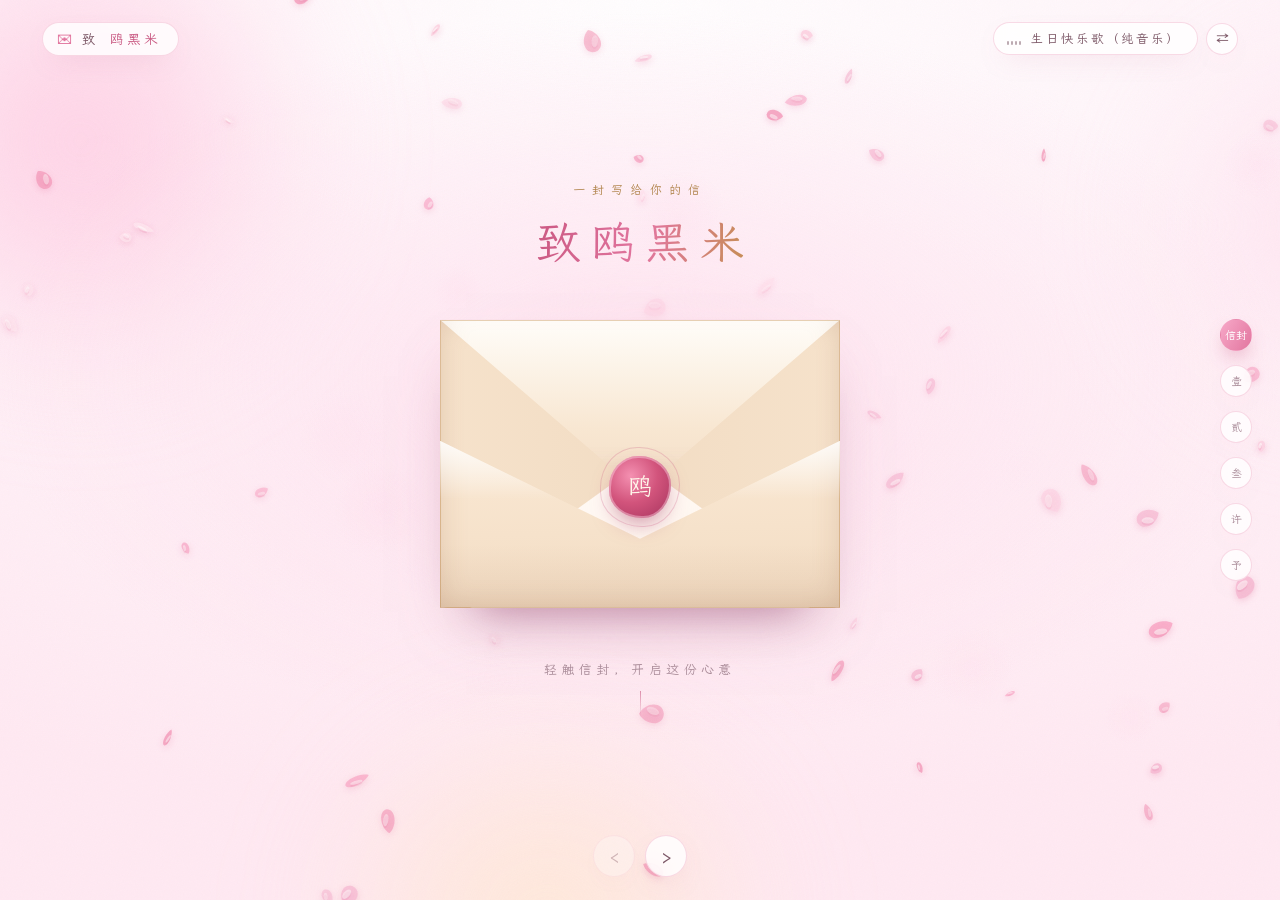
<file: index.html>
<!DOCTYPE html>
<html lang="zh-CN">
<head>
<meta charset="UTF-8">
<meta name="viewport" content="width=device-width, initial-scale=1, viewport-fit=cover">
<title>致 鸥黑米 · 生日快乐</title>
<meta name="description" content="写给鸥黑米的一封信：一些话，和一些喜欢的图片。">
<meta name="robots" content="noindex, nofollow">
<meta name="theme-color" content="#fff6f9">

<!-- 分享到微信 / QQ / 微博 时的链接预览卡片 -->
<meta property="og:type" content="website">
<meta property="og:title" content="致 鸥黑米 · 生日快乐">
<meta property="og:description" content="有些话，想慢慢说给你听。">
<meta property="og:url" content="https://xiex16070-jpg.github.io/ouheimi-birthday/">
<meta property="og:image" content="https://xiex16070-jpg.github.io/ouheimi-birthday/assets/cover.jpg">
<meta property="og:image:width" content="1200">
<meta property="og:image:height" content="630">
<meta name="twitter:card" content="summary_large_image">

<link rel="icon" href="data:image/svg+xml,%3Csvg xmlns='http://www.w3.org/2000/svg' viewBox='0 0 32 32'%3E%3Cpath d='M16 3c6 3 9 7 9 12 0 5-4 9-9 12-5-3-9-7-9-12 0-5 3-9 9-12z' fill='%23f7a8c8'/%3E%3Cpath d='M16 7v18' stroke='%23fff' stroke-width='1.4'/%3E%3C/svg%3E">
<link rel="stylesheet" href="css/style.css">
<link rel="preload" as="font" type="font/woff2" href="assets/fonts/wenkai-subset.woff2" crossorigin>
<link rel="preload" as="image" href="assets/img/p1.jpg">
<link rel="preload" as="image" href="assets/img/p2.jpg">
</head>
<body>

<!-- ⓪ 开场加载 -->
<div class="loader" id="loader" aria-hidden="true">
  <div class="ld-petal"><i></i><i></i><i></i><i></i><i></i></div>
  <p class="ld-text">正在为你准备这份心意</p>
  <div class="ld-bar"><i id="ldBar"></i></div>
  <p class="ld-pct" id="ldPct">0%</p>
</div>

<!-- ① 樱花与光（全局背景） -->
<div class="sky" aria-hidden="true"><span></span><span></span><span></span></div>
<canvas id="petals" aria-hidden="true"></canvas>
<div class="grain" aria-hidden="true"></div>
<div class="flash" id="flash" aria-hidden="true"></div>
<div class="confetti" id="confetti" aria-hidden="true"></div>

<!-- ② 顶栏 -->
<header class="topbar">
  <div class="brand">
    <span class="brand-mark">✉</span>
    <span class="brand-text">致 <b>鸥黑米</b></span>
  </div>
  <div class="music-box">
    <button id="musicBtn" class="music-btn" aria-label="播放或暂停背景音乐" aria-pressed="false">
      <span class="eq" aria-hidden="true"><i></i><i></i><i></i><i></i></span>
      <span class="music-name" id="musicName">生日快乐歌（纯音乐）</span>
    </button>
    <button id="musicSwap" class="music-swap" title="切换曲目" aria-label="切换曲目">⇄</button>
  </div>
</header>

<main id="stage">

  <!-- ═══════════ 开屏 · 信封 ═══════════ -->
  <section class="scene scene-open is-active" id="scene-open" data-scene="0" aria-label="开启信封">
    <div class="open-inner">
      <p class="open-kicker">一封写给你的信</p>
      <h1 class="open-title">
        <span class="ch">致</span><span class="ch sp"></span><span class="ch">鸥</span><span class="ch">黑</span><span class="ch">米</span>
      </h1>

      <div class="env-stage">
        <div class="env-halo" aria-hidden="true"></div>
        <button class="envelope" id="envelope" aria-label="轻触信封，开启这份心意">
          <!-- 信纸 -->
          <div class="env-letter" id="envLetter">
            <div class="letter-card">
              <div class="letter-rule" aria-hidden="true"></div>
              <p class="letter-lead">有些话，想慢慢说给你听。</p>
              <div class="letter-dots" aria-hidden="true"><i></i><i></i><i></i></div>
            </div>
          </div>
          <!-- 信封本体 -->
          <div class="env-body" aria-hidden="true"><span class="env-pocket"></span></div>
          <div class="env-flap-l" aria-hidden="true"></div>
          <div class="env-flap-r" aria-hidden="true"></div>
          <div class="env-flap-b" aria-hidden="true"></div>
          <div class="env-flap-t" id="envFlapT" aria-hidden="true"></div>
          <div class="env-seal" id="envSeal" aria-hidden="true"><span>鸥</span></div>
        </button>
        <div class="env-burst" id="envBurst" aria-hidden="true"></div>
      </div>

      <p class="open-hint" id="openHint">轻触信封，开启这份心意</p>
    </div>
  </section>

  <!-- ═══════════ 壹 · 缘起（1.jpg） ═══════════ -->
  <section class="scene scene-split" id="scene-one" data-scene="1" aria-label="壹 缘起">
    <div class="split">
      <div class="col-text">
        <div class="scene-label"><i></i>壹 · 缘起</div>
        <h2 class="poem" data-split>像天外来物一样，</h2>
        <h2 class="poem" data-split>这是否也是命运的齿轮咬合的时刻呢？</h2>
        <div class="gear-motif" aria-hidden="true">
          <svg viewBox="0 0 200 120" fill="none" stroke="currentColor" stroke-width="1.1">
            <g class="gear g1">
              <circle cx="62" cy="60" r="18"/><circle cx="62" cy="60" r="7"/>
              <path d="M62 34v-9M62 86v9M36 60h-9M88 60h9M44 42l-6-6M80 78l6 6M80 42l6-6M44 78l-6 6"/>
            </g>
            <g class="gear g2">
              <circle cx="128" cy="74" r="14"/><circle cx="128" cy="74" r="5.5"/>
              <path d="M128 54v-7M128 94v7M108 74h-7M148 74h7M114 60l-5-5M142 88l5 5M142 60l5-5M114 88l-5 5"/>
            </g>
          </svg>
        </div>
        <p class="poem-soft" data-split>好幸运当时孤独的我能鼓起勇气说出那句话</p>
      </div>

      <div class="col-shot">
        <div class="device-tilt" data-tilt>
          <div class="device" id="device1" data-parallax="0.5" role="button" tabindex="0" aria-label="看聊天记录大图">
            <div class="device-glow" aria-hidden="true"></div>
            <div class="device-screen">
              <div class="device-scroll" id="scroll1"><img src="assets/img/p1.jpg" alt="我们的聊天记录"></div>
              <div class="device-sheen" aria-hidden="true"></div>
            </div>
            <div class="device-bar" aria-hidden="true"></div>
          </div>
        </div>
        <p class="shot-cap">我们的第一段对话　·　1.jpg　·　点一下看大图</p>
      </div>
    </div>
    <div class="scroll-tip" aria-hidden="true">滚动 / 滑动，继续 ↕</div>
  </section>

  <!-- ═══════════ 贰 · 心之所向（十二张插画演出） ═══════════ -->
  <section class="scene scene-gallery" id="scene-gallery" data-scene="2" aria-label="贰 心之所向">
    <div class="gal-blur" id="galBlur" aria-hidden="true"></div>
    <div class="gal-stage" id="galStage"></div>
    <div class="gal-veil" aria-hidden="true"></div>

    <div class="gal-head">
      <div class="scene-label"><i></i>贰 · 心之所向</div>
      <p class="gal-sub">这些，都是你喜欢的世界</p>
    </div>

    <div class="gal-foot">
      <div class="gal-count">
        <span id="galNow">01</span><em>/</em><span id="galTotal">12</span>
        <button class="gal-zoom" id="galZoom" type="button">看大图</button>
      </div>
      <div class="gal-film" id="galFilm"></div>
    </div>
    <div class="gal-progress" aria-hidden="true"><i id="galBar"></i></div>
  </section>

  <!-- ═══════════ 叁 · 回响（2.jpg） ═══════════ -->
  <section class="scene scene-split scene-flip" id="scene-two" data-scene="3" aria-label="叁 回响">
    <div class="split">
      <div class="col-shot">
        <div class="device-tilt" data-tilt>
          <div class="device is-pink" id="device2" data-parallax="0.5" role="button" tabindex="0" aria-label="看聊天记录大图">
            <div class="device-glow" aria-hidden="true"></div>
            <div class="device-screen">
              <div class="device-scroll" id="scroll2"><img src="assets/img/p2.jpg" alt="我们的聊天记录"></div>
              <div class="device-sheen" aria-hidden="true"></div>
            </div>
            <div class="device-bar" aria-hidden="true"></div>
          </div>
        </div>
        <p class="shot-cap">还是这段对话　·　2.jpg　·　点一下看大图</p>
      </div>

      <div class="col-text">
        <div class="scene-label"><i></i>叁 · 回响</div>
        <h2 class="poem" data-split>这里现在再看到还是会偷笑啊，</h2>
        <h2 class="poem" data-split>要不干脆当传家宝传递下去算了？</h2>
        <p class="poem-jp" data-split>今、あなたもそう思っていますか？</p>
        <div class="hearts" aria-hidden="true">
          <span>♡</span><span>♡</span><span>♡</span>
        </div>
      </div>
    </div>
    <div class="scroll-tip" aria-hidden="true">滚动 / 滑动，继续 ↕</div>
  </section>

  <!-- ═══════════ 肆 · 许愿（蛋糕与蜡烛） ═══════════ -->
  <section class="scene scene-wish" id="scene-wish" data-scene="4" aria-label="肆 许愿">
    <div class="wish-inner">
      <div class="scene-label"><i></i>肆 · 许愿</div>
      <p class="wish-hint" id="wishHint">点击蜡烛，把它点亮</p>

      <div class="cake-stage">
        <div class="candle-halo" id="candleHalo" aria-hidden="true"></div>
        <div class="cake" id="cake">
          <div class="candle-row" id="candleRow"></div>
          <div class="tier tier-top"><span class="icing"></span><span class="sprinkles"></span></div>
          <div class="tier tier-mid"><span class="icing"></span><span class="sprinkles"></span></div>
          <div class="tier tier-bot"><span class="icing"></span><span class="sprinkles"></span></div>
          <div class="cake-plate"></div>
          <div class="cake-shadow" aria-hidden="true"></div>
        </div>
        <div class="cake-sparks" id="cakeSparks" aria-hidden="true"></div>
      </div>

      <!-- 弹出的小信封：写愿望 -->
      <div class="wish-card" id="wishCard" role="dialog" aria-modal="false" aria-label="写下你的愿望">
        <div class="wc-body">
          <div class="wc-flap" aria-hidden="true"></div>
          <div class="wc-seal" aria-hidden="true">愿</div>
          <p class="wc-title">许个愿吧</p>
          <input class="wc-input" id="wishInput" type="text" maxlength="40" autocomplete="off"
                 placeholder="写在这里…" aria-label="你的愿望">
          <p class="wc-tip" id="wcTip">愿望会随着纸飞机飞出窗外</p>
          <div class="wc-actions">
            <button class="btn btn-main" id="wishSend">寄出</button>
            <button class="btn btn-ghost" id="wishSkip">先不写</button>
          </div>
        </div>
      </div>
    </div>

    <div class="plane-wrap" id="planeWrap" aria-hidden="true">
      <svg class="plane-trail" id="planeTrail" preserveAspectRatio="none">
        <path id="trailPath" d="" fill="none"/>
      </svg>
      <div class="plane" id="plane">
        <svg viewBox="0 0 64 64" aria-hidden="true">
          <path class="p1" d="M2 30 L62 6 L40 58 L30 38 Z"/>
          <path class="p2" d="M30 38 L62 6 L26 26 Z"/>
        </svg>
        <span class="plane-note" id="planeNote"></span>
      </div>
    </div>
  </section>

  <!-- ═══════════ 伍 · 予你（背景图片 + 祝福语） ═══════════ -->
  <section class="scene scene-final" id="scene-three" data-scene="5" aria-label="伍 予你">
    <div class="final-bg" id="finalBg" aria-hidden="true"></div>
    <div class="final-bg b2" id="finalBg2" aria-hidden="true"></div>
    <div class="final-mask" aria-hidden="true"></div>
    <div class="float-frames" id="floatFrames" aria-hidden="true"></div>

    <div class="final-inner">
      <div class="scene-label scene-label--center"><i></i>伍 · 予你</div>

      <h1 class="bless-title" data-split>亲爱的鸥黑米，生日快乐！</h1>

      <div class="bless-flow">
        <p class="bless-line" data-line>谢谢你愿意听我讲话，</p>
        <p class="bless-line" data-line>希望以后的日子里，我们生命中依然有彼此的痕迹，</p>
      </div>

      <p class="bless-close" data-split>希望你可以快快乐乐的，骄傲的迎接每一天！</p>

      <div class="wish-echo" id="wishEcho" hidden>
        <span class="we-icon" aria-hidden="true">✉</span>
        <span class="we-label">你的愿望，已经随着纸飞机飞走了</span>
        <span class="we-text" id="wishEchoText"></span>
      </div>

      <div class="final-sign" aria-hidden="true">— 生日快乐 —</div>

      <div class="final-actions">
        <button class="btn btn-main" id="replay">再看一次</button>
        <button class="btn btn-ghost" id="replayWish">重新许愿</button>
      </div>
    </div>
  </section>

</main>

<!-- ③ 场景导航 -->
<nav class="rail" id="rail" aria-label="场景导航">
  <div class="rail-dots" id="railDots"></div>
</nav>
<div class="pager" id="pager">
  <button class="pager-btn" id="prevBtn" aria-label="上一幕">‹</button>
  <button class="pager-btn" id="nextBtn" aria-label="下一幕">›</button>
</div>
<div class="toast" id="toast" role="status" aria-live="polite"></div>

<!-- ④ 看大图 -->
<div class="lightbox" id="lightbox" role="dialog" aria-modal="true" aria-label="看大图" hidden>
  <button class="lb-close" id="lbClose" aria-label="关闭">×</button>
  <button class="lb-prev" id="lbPrev" aria-label="上一张">‹</button>
  <button class="lb-next" id="lbNext" aria-label="下一张">›</button>
  <img id="lbImg" alt="">
  <div class="lb-cap" id="lbCap"></div>
</div>

<script src="js/app.js"></script>
</body>
</html>
</file>
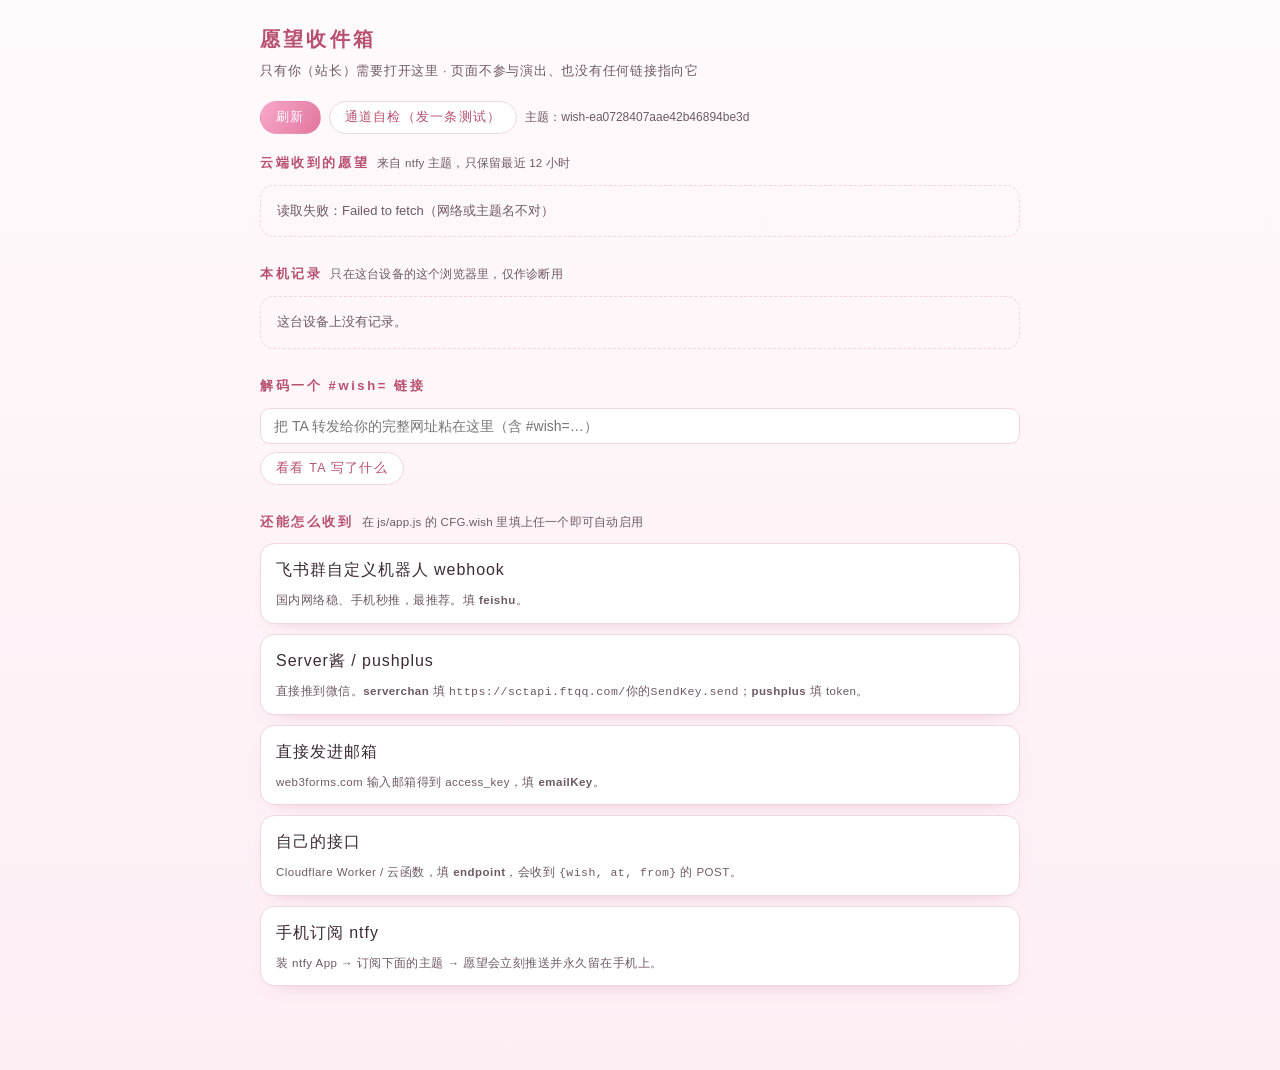
<file: inbox-9f3k2q.html>
<!doctype html>
<html lang="zh-CN">
<head>
<meta charset="utf-8">
<meta name="viewport" content="width=device-width,initial-scale=1">
<meta name="robots" content="noindex,nofollow,noarchive">
<meta name="referrer" content="no-referrer">
<title>愿望收件箱</title>
<link rel="icon" href="data:,">
<style>
  :root{--rose:#e2769f;--rose-deep:#b8506f;--ink:#3b2b33;--ink2:#6d5a63;--line:#f0d6e0;--bg:#fff7fa}
  *{box-sizing:border-box}
  body{margin:0;padding:22px 16px 60px;background:linear-gradient(180deg,#fffafc,#fdeef4);
       color:var(--ink);font:15px/1.75 -apple-system,BlinkMacSystemFont,"PingFang SC","Microsoft YaHei",sans-serif}
  .wrap{max-width:760px;margin:0 auto}
  h1{margin:0 0 4px;font-size:20px;letter-spacing:.16em;color:var(--rose-deep)}
  .sub{margin:0 0 18px;font-size:12.5px;color:var(--ink2);letter-spacing:.06em}
  .bar{display:flex;flex-wrap:wrap;gap:8px;align-items:center;margin-bottom:18px}
  button{padding:7px 15px;border-radius:999px;border:1px solid var(--line);background:#fff;color:var(--rose-deep);
         font-size:12.5px;letter-spacing:.1em;cursor:pointer;transition:.2s}
  button:hover{border-color:var(--rose);transform:translateY(-1px)}
  button.main{color:#fff;background:linear-gradient(118deg,#f7a8c8,#e2769f);border-color:transparent}
  #status{font-size:12px;color:var(--ink2)}
  section{margin:0 0 26px}
  h2{margin:0 0 10px;font-size:13px;letter-spacing:.2em;color:var(--rose-deep);font-weight:600}
  h2 small{font-weight:400;color:var(--ink2);letter-spacing:.02em;margin-left:8px;font-size:11.5px}
  ul{list-style:none;margin:0;padding:0;display:flex;flex-direction:column;gap:10px}
  li{padding:12px 15px;border-radius:14px;background:#fff;border:1px solid var(--line);box-shadow:0 8px 20px -16px rgba(198,94,136,.7)}
  .wish{font-size:16px;letter-spacing:.06em;color:var(--ink);white-space:pre-wrap;word-break:break-word}
  .wish.empty{color:var(--ink2);font-style:italic}
  .meta{margin-top:6px;font-size:11.5px;color:var(--ink2);letter-spacing:.04em}
  .tag{display:inline-block;margin-right:6px;padding:1px 7px;border-radius:999px;background:var(--bg);border:1px solid var(--line);font-size:11px}
  .tag.bad{color:#a2455c;border-color:#f2c4d2}
  .tag.good{color:#3f7d54;border-color:#cfe6d6}
  .empty-tip{padding:14px 16px;border-radius:14px;border:1px dashed var(--line);color:var(--ink2);font-size:13px}
  input{width:100%;padding:9px 13px;border-radius:10px;border:1px solid var(--line);font-size:14px;font-family:inherit}
  .row{display:flex;gap:8px;margin-top:8px;flex-wrap:wrap}
  #decoded{margin:10px 0 0;font-size:15px;color:var(--rose-deep);white-space:pre-wrap;word-break:break-word}
</style>
</head>
<body>
<div class="wrap">
  <h1>愿望收件箱</h1>
  <p class="sub">只有你（站长）需要打开这里 · 页面不参与演出、也没有任何链接指向它</p>

  <div class="bar">
    <button class="main" id="refresh">刷新</button>
    <button id="test">通道自检（发一条测试）</button>
    <span id="status"></span>
  </div>

  <section>
    <h2>云端收到的愿望<small>来自 ntfy 主题，只保留最近 12 小时</small></h2>
    <div id="cloud"><div class="empty-tip">还没有收到愿望。</div></div>
  </section>

  <section>
    <h2>本机记录<small>只在这台设备的这个浏览器里，仅作诊断用</small></h2>
    <div id="local"><div class="empty-tip">这台设备上没有记录。</div></div>
  </section>

  <section>
    <h2>解码一个 #wish= 链接</h2>
    <input id="link" placeholder="把 TA 转发给你的完整网址粘在这里（含 #wish=…）" autocomplete="off">
    <div class="row"><button id="decode">看看 TA 写了什么</button></div>
    <p id="decoded"></p>
  </section>

  <section>
    <h2>还能怎么收到<small>在 js/app.js 的 CFG.wish 里填上任一个即可自动启用</small></h2>
    <ul>
      <li><span class="wish">飞书群自定义机器人 webhook</span><div class="meta">国内网络稳、手机秒推，最推荐。填 <b>feishu</b>。</div></li>
      <li><span class="wish">Server酱 / pushplus</span><div class="meta">直接推到微信。<b>serverchan</b> 填 <code>https://sctapi.ftqq.com/你的SendKey.send</code>；<b>pushplus</b> 填 token。</div></li>
      <li><span class="wish">直接发进邮箱</span><div class="meta">web3forms.com 输入邮箱得到 access_key，填 <b>emailKey</b>。</div></li>
      <li><span class="wish">自己的接口</span><div class="meta">Cloudflare Worker / 云函数，填 <b>endpoint</b>，会收到 <code>{wish, at, from}</code> 的 POST。</div></li>
      <li><span class="wish">手机订阅 ntfy</span><div class="meta">装 ntfy App → 订阅下面的主题 → 愿望会立刻推送并永久留在手机上。</div></li>
    </ul>
  </section>
</div>

<script>
(async () => {
  'use strict';
  const $ = s => document.querySelector(s);

  /* ---- 从 js/app.js 里读配置，保证与站点用的是同一份（单点维护） ---- */
  const FALLBACK = { email: '', ntfy: { server: 'https://ntfy.sh', topic: 'wish-ea0728407aae42b46894be3d' },
                     feishu: '', serverchan: '', pushplus: '', emailKey: '', endpoint: '' };
  function pickCfg(src) {
    const i = src.indexOf('wish: {');
    if (i < 0) return null;
    const j = src.indexOf('{', i);
    let d = 0, k = j;
    for (; k < src.length; k++) {
      if (src[k] === '{') d++;
      else if (src[k] === '}') { d--; if (!d) break; }
    }
    try { return new Function('return (' + src.slice(j, k + 1) + ')')(); } catch (e) { return null; }
  }
  let CFG = FALLBACK;
  try {
    const src = await (await fetch('js/app.js', { cache: 'no-store' })).text();
    CFG = pickCfg(src) || FALLBACK;
  } catch (e) { /* file:// 打开时读不到，用内置默认值 */ }
  const NT = CFG.ntfy || {};
  document.title = '愿望收件箱';
  $('#status').textContent = '主题：' + (NT.topic || '（未配置）');

  const clock = t => {
    const d = new Date(t), p = n => String(n).padStart(2, '0');
    return d.getFullYear() + '-' + p(d.getMonth() + 1) + '-' + p(d.getDate()) + ' ' + p(d.getHours()) + ':' + p(d.getMinutes());
  };
  const esc = s => String(s).replace(/[&<>"]/g, c => ({ '&': '&amp;', '<': '&lt;', '>': '&gt;', '"': '&quot;' }[c]));

  function card(r, tags) {
    const body = (r.wish || '').trim();
    return '<li><div class="wish' + (body ? '' : ' empty') + '">' +
      esc(body || '（TA 没有写字，只是悄悄许了一个愿）') + '</div>' +
      '<div class="meta">' + (tags || '') + esc(r.at ? clock(r.at) : '') + '</div></li>';
  }

  /* ---- 云端：ntfy ---- */
  async function loadCloud() {
    const box = $('#cloud');
    if (!NT.server || !NT.topic) { box.innerHTML = '<div class="empty-tip">还没配置 ntfy 主题。</div>'; return; }
    box.innerHTML = '<div class="empty-tip">读取中…</div>';
    try {
      const url = NT.server.replace(/\/+$/, '') + '/' + encodeURIComponent(NT.topic) + '/json?poll=1&since=all';
      const r = await fetch(url, { cache: 'no-store' });
      if (!r.ok) throw new Error('HTTP ' + r.status);
      const txt = await r.text();
      const rows = txt.split('\n').filter(Boolean).map(l => { try { return JSON.parse(l); } catch (e) { return null; } }).filter(Boolean);
      const msgs = rows.filter(x => x.event === 'message' && x.message);
      if (!msgs.length) { box.innerHTML = '<div class="empty-tip">云端暂时没有愿望（ntfy 只保留最近 12 小时）。</div>'; return; }
      msgs.sort((a, b) => (b.time || 0) - (a.time || 0));
      box.innerHTML = '<ul>' + msgs.map(m => {
        const raw = String(m.message).replace(/\r/g, '');
        const w = (raw.match(/愿望】\s*\n?([\s\S]*?)\n\n时间：/) || [])[1];
        const t = (raw.match(/时间：\s*(.+)/) || [])[1];
        return card({ wish: w != null ? w.trim() : raw, at: t }, '<span class="tag good">云端</span>');
      }).join('') + '</ul>';
    } catch (e) {
      box.innerHTML = '<div class="empty-tip">读取失败：' + esc(e.message) + '（网络或主题名不对）</div>';
    }
  }

  /* ---- 本机：localStorage 记录 ---- */
  const read = (k, d) => { try { const v = JSON.parse(localStorage.getItem(k) || 'null'); return v == null ? d : v; } catch (e) { return d; } };
  function loadLocal() {
    const box = $('#local');
    const all = read('wish:all', []), log = read('wish:log', []), pend = read('wish:pending', []);
    if (!all.length && !log.length) { box.innerHTML = '<div class="empty-tip">这台设备上没有记录。</div>'; return; }
    const byId = {};
    log.forEach(l => { byId[l.id] = l; });
    const list = all.slice().reverse().map(r => {
      const l = byId[r.id];
      const tags = l
        ? '<span class="tag ' + (l.ok && l.ok.length ? 'good' : 'bad') + '">' +
          (l.ok && l.ok.length ? '已送达 ' + esc(l.ok.join('/')) : '未送达 ' + esc((l.tried || []).join(' ') || '—')) + '</span>'
        : '<span class="tag">本机</span>';
      return card(r, tags);
    });
    if (pend.length) list.unshift('<li><div class="wish empty">有 ' + pend.length + ' 条还没送出去，打开一次正式网页就会自动重发。</div></li>');
    box.innerHTML = '<ul>' + list.join('') + '</ul>';
  }

  /* ---- 通道自检 ---- */
  async function selfTest() {
    const st = $('#status');
    st.textContent = '自检中…';
    const rec = { id: 'test-' + Date.now(), wish: '（这是一条通道自检消息，可以忽略）', at: new Date().toISOString(), from: location.href };
    const tell = '【生日网站 · 鸥黑米许下的愿望】\n' + rec.wish + '\n\n时间：' + clock(Date.now()) + '\n来自：' + rec.from;
    const call = (url, opt, ms) => {
      const ac = new AbortController(); const t = setTimeout(() => ac.abort(), ms || 9000);
      return fetch(url, Object.assign({ signal: ac.signal }, opt)).finally(() => clearTimeout(t));
    };
    const json = (u, o) => call(u, { method: 'POST', headers: { 'Content-Type': 'application/json' }, body: JSON.stringify(o) });
    const form = (u, o) => call(u, { method: 'POST', headers: { 'Content-Type': 'application/x-www-form-urlencoded' }, body: new URLSearchParams(o).toString() });
    const tests = [
      ['ntfy', !NT.server || !NT.topic ? null : () => call(NT.server.replace(/\/+$/, '') + '/' + NT.topic, { method: 'POST', headers: { 'Content-Type': 'text/plain;charset=UTF-8' }, body: tell }).then(r => r.ok)],
      ['feishu', !CFG.feishu ? null : () => json(CFG.feishu, { msg_type: 'text', content: { text: tell } }).then(r => r.ok)],
      ['serverchan', !CFG.serverchan ? null : () => form(CFG.serverchan, { title: '生日网站 · 通道自检', desp: tell }).then(r => r.ok)],
      ['pushplus', !CFG.pushplus ? null : () => json('https://www.pushplus.plus/send', { token: CFG.pushplus, title: '生日网站 · 通道自检', content: tell, template: 'txt' }).then(r => r.ok)],
      ['mailbox', !CFG.emailKey ? null : () => json('https://api.web3forms.com/submit', { access_key: CFG.emailKey, subject: '生日网站 · 通道自检', from_name: '生日祝福网站', message: tell }).then(r => r.ok)],
      ['endpoint', !CFG.endpoint ? null : () => json(CFG.endpoint, rec).then(r => r.ok)]
    ].filter(x => x[1]);
    if (!tests.length) { st.textContent = '没有可用通道'; return; }
    const out = await Promise.all(tests.map(async ([n, fn]) => {
      try { return n + (await fn() ? ' ✓' : ' ✗'); } catch (e) { return n + ' ✗' + ((e && e.name) || ''); }
    }));
    st.textContent = '自检结果：' + out.join(' · ');
    if (out.some(x => x.indexOf('✓') > 0)) setTimeout(loadCloud, 1200);
  }

  /* ---- 解码 #wish= 链接 ---- */
  function decode() {
    const v = $('#link').value.trim();
    const m = /[#&]wish=([^&\s]+)/.exec(v);
    if (!m) { $('#decoded').textContent = '这条网址里没有 #wish=…'; return; }
    try {
      const bin = atob(m[1].replace(/-/g, '+').replace(/_/g, '/'));
      const txt = new TextDecoder().decode(Uint8Array.from(bin, c => c.charCodeAt(0)));
      $('#decoded').textContent = txt ? 'TA 写的是：「' + txt + '」' : '（这条链接里没有文字）';
    } catch (e) { $('#decoded').textContent = '解析失败，可能链接被截断了。'; }
  }

  $('#refresh').addEventListener('click', () => { loadCloud(); loadLocal(); });
  $('#test').addEventListener('click', selfTest);
  $('#decode').addEventListener('click', decode);
  $('#link').addEventListener('keydown', e => { if (e.key === 'Enter') decode(); });

  loadCloud();
  loadLocal();
  document.addEventListener('visibilitychange', () => { if (!document.hidden) loadCloud(); });
})();
</script>
</body>
</html>
</file>
<file: css/style.css>
/* ============================================================
   致 鸥黑米 · 生日快乐
   风格：白粉樱花 · 明亮（清晨的樱花色）
   ============================================================ */

/* ---------- 字体 ---------- */
@font-face{
  font-family:"WenKaiSite";
  src:url("../assets/fonts/wenkai-subset.woff2") format("woff2");
  font-display:swap;
  font-weight:400 700;
}

/* ---------- 设计变量 ---------- */
:root{
  --bg-1:#fffafc;
  --bg-2:#fff3f8;
  --bg-3:#ffe7f1;
  --paper:#fffdfa;
  --ink:#4a2b3a;
  --ink-2:#7c5766;
  --ink-3:#ab8d9a;
  --rose:#e2769f;
  --rose-deep:#c8557f;
  --rose-soft:#ffd9e8;
  --gold:#c3904e;
  --gold-deep:#a97a3c;
  --card:rgba(255,255,255,.82);
  --line:rgba(226,118,159,.26);
  --line-gold:rgba(195,144,78,.34);
  --sh-s:0 10px 26px -14px rgba(198,124,154,.5);
  --sh-m:0 26px 60px -26px rgba(184,110,142,.55);
  --serif:"WenKaiSite","霞鹜文楷","LXGW WenKai","STKaiti","Kaiti SC","KaiTi","楷体","Noto Serif CJK SC","Songti SC",serif;
  --sans:"WenKaiSite","PingFang SC","Microsoft YaHei","微软雅黑","Hiragino Sans GB",sans-serif;
  --ease:cubic-bezier(.22,.72,.16,1);
}

*,*::before,*::after{box-sizing:border-box}

html,body{height:100%}
body{
  margin:0;
  background:
    radial-gradient(120% 90% at 50% 0%, #fffdfe 0%, #fff4f9 42%, #ffe9f2 100%);
  color:var(--ink);
  font-family:var(--serif);
  font-weight:400;
  -webkit-font-smoothing:antialiased;
  text-rendering:optimizeLegibility;
  overflow:hidden;
}
img{user-select:none;-webkit-user-drag:none}
button{font-family:inherit}

/* ---------- 背景层：云光 + 樱花 ---------- */
.sky{position:fixed;inset:-14%;z-index:0;pointer-events:none;overflow:hidden}
.sky span{position:absolute;border-radius:50%;filter:blur(58px)}
.sky span:nth-child(1){
  left:-6%;top:-8%;width:56vw;height:56vw;
  background:radial-gradient(closest-side,rgba(255,197,222,.85),rgba(255,197,222,0) 72%);
  animation:skyA 34s ease-in-out infinite alternate;
}
.sky span:nth-child(2){
  right:-10%;top:6%;width:44vw;height:44vw;
  background:radial-gradient(closest-side,rgba(255,224,238,.9),rgba(255,224,238,0) 72%);
  animation:skyA 44s ease-in-out infinite alternate-reverse;
}
.sky span:nth-child(3){
  left:24%;bottom:-16%;width:52vw;height:46vw;
  background:radial-gradient(closest-side,rgba(255,232,200,.72),rgba(255,232,200,0) 72%);
  animation:skyA 52s ease-in-out infinite alternate;
}
@keyframes skyA{
  from{transform:translate3d(-3%,-2%,0) scale(1)}
  to{transform:translate3d(4%,3%,0) scale(1.12)}
}
#petals{position:fixed;inset:0;z-index:1;pointer-events:none}
.grain{
  position:fixed;inset:0;z-index:3;pointer-events:none;opacity:.028;mix-blend-mode:multiply;
  background-image:url("data:image/svg+xml;utf8,<svg xmlns='http://www.w3.org/2000/svg' width='140' height='140'><filter id='n'><feTurbulence type='fractalNoise' baseFrequency='.85' numOctaves='3'/></filter><rect width='140' height='140' filter='url(%23n)'/></svg>");
}
.flash{
  position:fixed;inset:0;z-index:60;pointer-events:none;opacity:0;
  background:radial-gradient(closest-side,#fffdf6 0%,rgba(255,226,236,.85) 45%,rgba(255,210,228,0) 100%);
}
.flash.on{animation:flashOut 1.35s ease-out forwards}
@keyframes flashOut{0%{opacity:0}18%{opacity:.94}100%{opacity:0}}

/* ---------- 开场加载 ---------- */
.loader{
  position:fixed;inset:0;z-index:90;display:flex;flex-direction:column;align-items:center;justify-content:center;gap:22px;
  background:linear-gradient(165deg,#fffdfe,#fff2f8 60%,#ffe9f3);
  transition:opacity .8s ease, visibility .8s;
}
.loader.gone{opacity:0;visibility:hidden;pointer-events:none}
.ld-petal{position:relative;width:72px;height:72px;animation:spin 4.2s linear infinite}
.ld-petal i{
  position:absolute;left:50%;top:50%;width:15px;height:23px;margin:-23px 0 0 -7.5px;
  background:linear-gradient(180deg,#ffc4da,#f28db3);
  border-radius:52% 52% 46% 46%/64% 64% 36% 36%;
  transform-origin:50% 100%;
}
.ld-petal i:nth-child(1){transform:rotate(0deg) translateY(0)}
.ld-petal i:nth-child(2){transform:rotate(72deg);opacity:.86}
.ld-petal i:nth-child(3){transform:rotate(144deg);opacity:.72}
.ld-petal i:nth-child(4){transform:rotate(216deg);opacity:.58}
.ld-petal i:nth-child(5){transform:rotate(288deg);opacity:.44}
.ld-text{margin:0;font-size:13.5px;letter-spacing:.42em;color:var(--ink-2)}
.ld-bar{width:min(240px,60vw);height:3px;border-radius:3px;background:rgba(226,118,159,.16);overflow:hidden}
.ld-bar i{display:block;height:100%;width:0;border-radius:3px;background:linear-gradient(90deg,#f7a8c8,#e2769f,#c3904e);transition:width .35s ease}
.ld-pct{margin:0;font-size:12px;letter-spacing:.2em;color:var(--ink-3)}

/* ---------- 顶栏 ---------- */
.topbar{
  position:fixed;top:0;left:0;right:0;z-index:45;
  display:flex;justify-content:space-between;align-items:center;gap:14px;
  padding:clamp(14px,2.4vh,24px) clamp(18px,3.4vw,42px);
  transition:opacity .5s ease;
  pointer-events:none;
}
.topbar>*{pointer-events:auto}
.brand{
  display:flex;align-items:center;gap:10px;font-size:13.5px;letter-spacing:.34em;color:var(--ink-2);
  padding:7px 18px 7px 14px;border-radius:999px;
  background:var(--card);border:1px solid var(--line);box-shadow:var(--sh-s);backdrop-filter:blur(10px);
}
.brand-mark{color:var(--rose);font-size:15px;letter-spacing:0}
.brand b{color:var(--rose-deep);font-weight:400;letter-spacing:.2em}
.music-box{display:flex;align-items:center;gap:8px}
.music-btn{
  display:flex;align-items:center;gap:10px;
  padding:8px 16px 8px 13px;border-radius:999px;cursor:pointer;
  background:var(--card);border:1px solid var(--line);box-shadow:var(--sh-s);
  color:var(--ink-2);font-size:12.5px;letter-spacing:.16em;backdrop-filter:blur(10px);
  transition:.35s;
}
.music-btn:hover{color:var(--rose-deep);border-color:var(--rose);transform:translateY(-1px)}
.eq{display:flex;align-items:flex-end;gap:2px;height:13px}
.eq i{width:2px;height:4px;background:currentColor;border-radius:2px;opacity:.5}
body.playing .eq i{opacity:1;animation:eq .9s ease-in-out infinite alternate}
body.playing .eq i:nth-child(1){animation-delay:0s}
body.playing .eq i:nth-child(2){animation-delay:.18s}
body.playing .eq i:nth-child(3){animation-delay:.36s}
body.playing .eq i:nth-child(4){animation-delay:.54s}
@keyframes eq{from{height:3px}to{height:13px}}
body.playing .music-btn{color:var(--rose-deep)}
.music-swap{
  width:32px;height:32px;border-radius:50%;cursor:pointer;
  background:var(--card);border:1px solid var(--line);box-shadow:var(--sh-s);
  color:var(--ink-2);font-size:13px;line-height:1;backdrop-filter:blur(10px);transition:.35s;
}
.music-swap:hover{color:var(--rose-deep);border-color:var(--rose);transform:rotate(180deg)}

/* ---------- 场景容器 ---------- */
#stage{position:fixed;inset:0;z-index:10}
.scene{
  position:absolute;inset:0;
  display:grid;place-items:center;
  opacity:0;visibility:hidden;pointer-events:none;
  transform:scale(1.04);
  filter:blur(6px);
  transition:opacity .85s ease, transform 1.15s var(--ease), filter .9s ease, visibility .85s;
}
.scene.is-active{opacity:1;visibility:visible;pointer-events:auto;transform:none;filter:none}
body.idle .topbar,body.idle .rail,body.idle .pager{opacity:.4}

/* ---------- 通用文字 ---------- */
.scene-label{display:flex;align-items:center;gap:11px;font-size:12.5px;letter-spacing:.38em;color:var(--gold-deep)}
.scene-label i{width:38px;height:1px;background:linear-gradient(90deg,transparent,var(--gold))}
.scene-label--center{justify-content:center;margin-bottom:clamp(14px,3vh,26px)}

[data-split] .ch{
  display:inline-block;opacity:0;
  transform:translateY(.5em) rotateX(-30deg);
  filter:blur(7px);
  transition:opacity .75s var(--d,0s), transform 1s var(--ease) var(--d,0s), filter .75s var(--d,0s);
}
.scene.is-active [data-split] .ch{opacity:1;transform:none;filter:none}

.btn{
  padding:11px 22px;border-radius:999px;border:1px solid transparent;cursor:pointer;
  font-size:13.5px;letter-spacing:.24em;transition:.3s;
}
.btn-main{
  background:linear-gradient(118deg,#f7a8c8,#e2769f);color:#fff;
  box-shadow:0 12px 26px -12px rgba(198,94,136,.85);
}
.btn-main:hover{transform:translateY(-2px);box-shadow:0 16px 30px -12px rgba(198,94,136,.95)}
.btn-ghost{background:rgba(255,255,255,.7);border-color:var(--line);color:var(--ink-2);box-shadow:var(--sh-s)}
.btn-ghost:hover{border-color:var(--rose);color:var(--rose-deep)}

/* ============================================================
   ① 开屏 · 信封
   ============================================================ */
.scene-open{background:radial-gradient(72% 58% at 50% 42%, rgba(255,214,232,.55) 0%, rgba(255,214,232,0) 70%)}
.open-inner{display:flex;flex-direction:column;align-items:center;text-align:center;padding:0 20px}
.open-kicker{margin:0 0 clamp(8px,2vh,16px);font-size:12px;letter-spacing:.6em;color:var(--gold-deep);opacity:.9;transition:opacity .7s ease}
.open-title{
  margin:0;font-size:clamp(26px,4.4vw,44px);font-weight:400;
  letter-spacing:.24em;text-indent:.24em;line-height:1.4;
  background:linear-gradient(100deg,#c8557f,#e2769f 52%,#c3904e);
  -webkit-background-clip:text;background-clip:text;color:transparent;
  transition:opacity .7s ease;
}
.scene-open.is-lifted .open-title,
.scene-open.is-lifted .open-kicker{opacity:0}
.open-title .ch{animation:chRise 1.1s var(--ease) backwards}
.open-title .ch:nth-child(1){animation-delay:.35s}
.open-title .ch:nth-child(2){animation-delay:.5s;width:.5em}
.open-title .ch:nth-child(3){animation-delay:.62s}
.open-title .ch:nth-child(4){animation-delay:.74s}
.open-title .ch:nth-child(5){animation-delay:.86s}
@keyframes chRise{from{opacity:0;transform:translateY(.6em);filter:blur(8px)}to{opacity:1;transform:none;filter:none}}

.env-stage{
  position:relative;width:min(400px,74vw);aspect-ratio:400/288;
  margin:clamp(20px,5vh,54px) auto 0;
  perspective:1500px;transform-style:preserve-3d;
  transition:transform 1.15s var(--ease), opacity .9s ease;
}
.env-halo{
  position:absolute;inset:-40%;border-radius:50%;
  background:radial-gradient(closest-side,rgba(255,196,222,.72),rgba(255,222,236,.32) 48%,transparent 74%);
  filter:blur(14px);animation:haloPulse 5.5s ease-in-out infinite;
}
@keyframes haloPulse{0%,100%{opacity:.7;transform:scale(1)}50%{opacity:1;transform:scale(1.06)}}

.envelope{
  position:relative;display:block;width:100%;height:100%;
  padding:0;border:0;background:none;cursor:pointer;
  transform-style:preserve-3d;
  transition:transform .8s var(--ease), filter .8s ease;
  animation:envFloat 6.5s ease-in-out infinite;
}
@keyframes envFloat{0%,100%{transform:translateY(-6px)}50%{transform:translateY(6px)}}
.envelope:hover{filter:brightness(1.03)}
.envelope.is-done{cursor:default;animation:none}

/* 信纸 */
.env-letter{
  position:absolute;left:7%;right:7%;top:9%;height:86%;z-index:2;
  transform:translateY(6%);
  transition:transform 1s var(--ease), opacity .8s ease;
}
.letter-card{
  position:relative;height:100%;border-radius:5px;padding:20px 18px;
  background:linear-gradient(168deg,#ffffff,#fff8f2 60%,#fdf1e6);
  box-shadow:0 16px 34px -16px rgba(180,120,150,.55), inset 0 0 0 1px rgba(255,255,255,.9);
  display:flex;flex-direction:column;align-items:center;justify-content:center;gap:14px;
  color:var(--ink-2);text-align:center;overflow:hidden;
}
.letter-card::before{content:"";position:absolute;inset:7px;border:1px solid var(--line-gold);border-radius:3px}
.letter-card::after{
  content:"";position:absolute;right:16px;bottom:16px;width:34px;height:34px;border-radius:50%;
  border:1px solid rgba(200,85,127,.4);
  background:radial-gradient(circle at 50% 50%,rgba(226,118,159,.16),rgba(226,118,159,.03) 70%,transparent);
}
.letter-rule{width:64%;height:1px;background:linear-gradient(90deg,transparent,var(--gold),transparent)}
.letter-lead{margin:0;font-size:clamp(12px,1.5vw,14px);letter-spacing:.2em;line-height:1.9;color:var(--ink-2)}
.letter-dots{display:flex;gap:8px}
.letter-dots i{width:5px;height:5px;border-radius:50%;background:rgba(200,85,127,.5)}
.envelope.is-lift .env-letter{transform:translateY(-46%) scale(1.03)}

/* 信封本体（奶白纸 + 玫瑰金封蜡） */
.env-body{
  position:absolute;inset:0;z-index:1;border-radius:8px;
  background:linear-gradient(166deg,#f8e8d7 0%,#f2dcc6 55%,#eed5bc 100%);
  box-shadow:0 30px 56px -26px rgba(170,112,142,.6), inset 0 0 0 1px rgba(195,144,78,.4);
  overflow:hidden;
}
.env-pocket{position:absolute;inset:0;display:block;
  background:linear-gradient(180deg,rgba(150,100,70,.12),rgba(150,100,70,0) 55%,rgba(150,100,70,.12))}
.env-flap-l,.env-flap-r,.env-flap-b{position:absolute;inset:0}
.env-flap-l,.env-flap-r{box-shadow:inset 0 0 24px rgba(150,100,70,.22), inset 0 0 0 1px rgba(195,144,78,.35)}
.env-flap-b{box-shadow:inset 0 0 28px rgba(150,100,70,.22), inset 0 0 0 1px rgba(195,144,78,.45)}
.env-flap-l{z-index:3;clip-path:polygon(0 0,50% 50%,0 100%);background:linear-gradient(90deg,#f6e2cb,#eed7bc)}
.env-flap-r{z-index:3;clip-path:polygon(100% 0,50% 50%,100% 100%);background:linear-gradient(270deg,#f6e2cb,#eed7bc)}
.env-flap-b{
  z-index:4;clip-path:polygon(0 100%,0 42%,50% 76%,100% 42%,100% 100%);
  background:linear-gradient(178deg,#fffaf1,#f8e5cf 58%,#f2dcc3);
}
.env-flap-b::before{
  content:"";position:absolute;left:0;right:0;top:42%;height:44%;
  background:linear-gradient(180deg,rgba(255,255,255,.85),transparent 46%);
}
.env-flap-l::after,.env-flap-r::after,.env-flap-b::after{
  content:"";position:absolute;inset:0;
  background:linear-gradient(180deg,transparent 78%,rgba(150,100,70,.1));
}
.env-flap-t{
  position:absolute;left:0;right:0;top:0;height:60%;z-index:6;
  clip-path:polygon(0 0,100% 0,50% 100%);
  background:linear-gradient(180deg,#fffdf9,#f8e7d2 62%,#f3ddc6 100%);
  box-shadow:inset 0 0 0 1px rgba(195,144,78,.4), inset 0 -18px 30px rgba(160,110,80,.16);
  filter:drop-shadow(0 12px 18px rgba(150,100,70,.4));
  transform-origin:top center;
  transition:transform 1.15s cubic-bezier(.5,-0.15,.25,1.25);
  backface-visibility:hidden;
}
.envelope.is-open .env-flap-t{transform:rotateX(-178deg)}
.env-seal{
  position:absolute;left:50%;top:58%;z-index:7;
  width:62px;height:62px;margin:-31px 0 0 -31px;
  border-radius:48% 52% 46% 54%/52% 48% 55% 45%;
  background:radial-gradient(circle at 35% 32%,#f490b1,#d2547c 46%,#a4325c 100%);
  box-shadow:0 10px 22px -6px rgba(164,50,92,.55), inset 0 0 0 2px rgba(255,226,236,.4);
  display:grid;place-items:center;
  color:#fff6ea;font-size:24px;letter-spacing:0;
  transition:transform .7s var(--ease), opacity .6s ease;
}
.env-seal::after{content:"";position:absolute;inset:-9px;border-radius:inherit;border:1px solid rgba(200,85,127,.3);opacity:.8}
.envelope.is-open .env-seal{transform:scale(1.6);opacity:0}
.env-burst{position:absolute;inset:0;pointer-events:none;z-index:8}
.env-burst i{
  position:absolute;left:50%;top:58%;width:6px;height:6px;border-radius:50%;
  background:radial-gradient(circle,#fff6fb,#f7a8c8 58%,rgba(247,168,200,0) 74%);
  animation:burst 1.1s ease-out forwards;
}
@keyframes burst{
  from{transform:translate(-50%,-50%) scale(.4);opacity:1}
  to{transform:translate(calc(-50% + var(--bx)),calc(-50% + var(--by))) scale(0);opacity:0}
}
.open-hint{margin:clamp(26px,6vh,60px) 0 0;font-size:13px;letter-spacing:.34em;color:var(--ink-3);transition:opacity .6s ease}
.open-hint::after{
  content:"";display:block;width:1px;height:26px;margin:14px auto 0;
  background:linear-gradient(180deg,rgba(200,85,127,.6),transparent);animation:hintLine 2.4s ease-in-out infinite;
}
@keyframes hintLine{0%,100%{opacity:.3;transform:translateY(-4px)}50%{opacity:1;transform:translateY(2px)}}
.scene-open.is-go .open-inner{animation:dollyIn 1.5s var(--ease) forwards}
@keyframes dollyIn{
  0%{transform:scale(1);opacity:1;filter:blur(0)}
  60%{opacity:1}
  100%{transform:scale(2.15);opacity:0;filter:blur(10px)}
}

/* ============================================================
   ② / ④ 分栏场景（1.jpg、2.jpg）
   ============================================================ */
.scene-split .split{
  display:grid;grid-template-columns:minmax(0,.95fr) minmax(0,1.05fr);
  align-items:center;gap:clamp(26px,5vw,80px);
  width:min(1240px,90vw);
  padding:clamp(72px,11vh,120px) 0 clamp(48px,9vh,90px);
}
.scene-flip .col-text{order:2}
.col-text{display:flex;flex-direction:column;gap:clamp(6px,1.4vh,16px)}
.poem{
  margin:0;font-weight:400;
  font-size:clamp(19px,2.5vw,33px);line-height:1.85;letter-spacing:.055em;
  color:var(--ink);text-shadow:0 1px 0 rgba(255,255,255,.8);
}
.poem-soft{
  margin:.5em 0 0;font-size:clamp(14px,1.5vw,19px);line-height:2;letter-spacing:.12em;color:var(--ink-2);
  padding-left:18px;border-left:1px solid var(--line);text-shadow:0 1px 0 rgba(255,255,255,.7);
}
.poem-jp{
  margin:.85em 0 0;font-size:clamp(12px,1.3vw,16.5px);line-height:1.9;
  letter-spacing:.15em;color:var(--rose-deep);opacity:.82;
  text-shadow:0 1px 0 rgba(255,255,255,.7);
}
.gear-motif{width:min(190px,38%);color:rgba(195,144,78,.55);margin:clamp(8px,2vh,20px) 0 0}
.gear-motif svg{width:100%;height:auto;display:block}
.gear{transform-box:fill-box;transform-origin:center}
.g1{animation:spin 30s linear infinite}
.g2{animation:spin 22s linear infinite reverse}
@keyframes spin{to{transform:rotate(360deg)}}
.hearts{display:flex;gap:16px;margin-top:clamp(10px,2.4vh,22px);color:var(--rose)}
.hearts span{opacity:0;animation:heartBeat 2.6s ease-in-out infinite}
.hearts span:nth-child(2){animation-delay:.5s;font-size:26px}
.hearts span:nth-child(3){animation-delay:1s}
@keyframes heartBeat{0%,100%{opacity:.3;transform:translateY(0) scale(.94)}50%{opacity:1;transform:translateY(-6px) scale(1.12)}}

.col-shot{display:flex;flex-direction:column;align-items:center;gap:14px;min-width:0}
.device-tilt{perspective:1400px;width:100%;display:flex;justify-content:center}
.device{
  position:relative;width:min(340px,80vw);padding:9px;border-radius:34px;
  background:linear-gradient(158deg,#ffffff,#f7ecf2 70%);
  box-shadow:0 34px 64px -28px rgba(176,110,142,.6), inset 0 0 0 1px rgba(255,255,255,.95);
  transform:rotateY(-9deg) rotateX(3deg);
  transition:transform .5s var(--ease);
  transform-style:preserve-3d;cursor:zoom-in;
}
.device-glow{position:absolute;inset:-20%;z-index:-1;border-radius:50%;
  background:radial-gradient(closest-side,rgba(255,182,212,.6),transparent 72%);filter:blur(16px)}
.device.is-pink .device-glow{background:radial-gradient(closest-side,rgba(255,203,168,.55),transparent 72%)}
.device-screen{
  position:relative;border-radius:26px;overflow:hidden;background:#fff;
  height:min(62vh,540px);
  box-shadow:inset 0 0 0 1px rgba(120,80,100,.14), 0 2px 10px rgba(150,100,120,.12) inset;
}
.device-scroll{position:absolute;inset:0;will-change:transform;animation:autoScroll var(--dur,30s) ease-in-out infinite alternate}
.device-scroll img{display:block;width:100%;height:auto}
@keyframes autoScroll{0%,6%{transform:translateY(0)}94%,100%{transform:translateY(var(--shift,0px))}}
.scene:not(.is-active) .device-scroll{animation-play-state:paused}
.device-sheen{
  position:absolute;inset:0;pointer-events:none;
  background:linear-gradient(112deg,transparent 36%,rgba(255,255,255,.5) 46%,rgba(255,255,255,.85) 50%,rgba(255,255,255,.5) 54%,transparent 64%);
  background-size:280% 100%;opacity:.5;
  animation:sheen 7.5s ease-in-out infinite;
}
@keyframes sheen{0%{background-position:120% 0}55%,100%{background-position:-40% 0}}
.device-bar{width:32%;height:4px;margin:9px auto 1px;border-radius:4px;background:rgba(120,80,100,.16)}
.shot-cap{font-size:12px;letter-spacing:.24em;color:var(--ink-3);text-align:center;margin:0}
.scroll-tip{
  position:absolute;bottom:clamp(74px,11vh,104px);left:50%;transform:translateX(-50%);
  font-size:11.5px;letter-spacing:.3em;color:rgba(120,80,100,.5);
  animation:hintLine 3s ease-in-out infinite;
}

/* ============================================================
   ③ 贰 · 心之所向（十二张插画）
   ============================================================ */
.scene-gallery{background:linear-gradient(170deg,#fffafc,#fff2f8)}
.gal-blur{position:absolute;inset:-12%;overflow:hidden}
.gal-blur img{
  position:absolute;inset:0;width:100%;height:100%;object-fit:cover;
  filter:blur(50px) saturate(1.2) brightness(1.12);opacity:0;
  transition:opacity 1.6s ease;transform:scale(1.14);
}
.gal-blur img.on{opacity:.9}
.gal-stage{position:absolute;inset:0}
.gal-slide{position:absolute;inset:0;display:grid;place-items:center;opacity:0;transition:opacity 1.4s ease}
.gal-slide.on{opacity:1}
.gal-slide img{
  max-width:86vw;max-height:63vh;width:auto;height:auto;border-radius:8px;cursor:zoom-in;
  box-shadow:0 34px 70px -28px rgba(170,105,138,.6), 0 0 0 1px rgba(255,255,255,.85);
}
.gal-slide.kb-a img{animation:kbA 12s ease-out forwards}
.gal-slide.kb-b img{animation:kbB 12s ease-out forwards}
@keyframes kbA{from{transform:scale(1.02) translate3d(0,0,0)}to{transform:scale(1.1) translate3d(-1.5%,-1.2%,0)}}
@keyframes kbB{from{transform:scale(1.1) translate3d(1.5%,1%,0)}to{transform:scale(1.02) translate3d(0,0,0)}}
.gal-veil{
  position:absolute;inset:0;pointer-events:none;
  background:linear-gradient(180deg,rgba(255,250,252,.94) 0%,rgba(255,250,252,.24) 26%,rgba(255,250,252,.16) 60%,rgba(255,250,252,.95) 100%);
}
.gal-head{position:absolute;left:clamp(20px,4vw,58px);top:clamp(80px,13vh,118px);z-index:5}
.gal-sub{margin:12px 0 0;font-size:13px;letter-spacing:.3em;color:var(--ink-2)}
.gal-foot{
  position:absolute;left:0;right:0;bottom:clamp(18px,5vh,42px);z-index:5;
  display:flex;flex-direction:column;align-items:center;gap:14px;
}
.gal-count{display:flex;align-items:center;gap:6px;font-size:12.5px;letter-spacing:.26em;color:var(--rose-deep)}
.gal-count em{margin:0 5px 0 0;opacity:.5;font-style:normal}
.gal-zoom{
  margin-left:10px;padding:5px 14px;border-radius:999px;cursor:pointer;
  font-size:11.5px;letter-spacing:.18em;color:var(--ink-2);
  background:rgba(255,255,255,.75);border:1px solid var(--line);box-shadow:var(--sh-s);transition:.3s;
}
.gal-zoom:hover{color:var(--rose-deep);border-color:var(--rose)}
.gal-film{display:flex;gap:9px;max-width:min(1040px,88vw);overflow-x:auto;padding:8px 4px;scrollbar-width:none}
.gal-film::-webkit-scrollbar{display:none}
.gal-film button{
  flex:0 0 auto;width:58px;height:58px;padding:0;border-radius:12px;overflow:hidden;cursor:pointer;
  border:1px solid rgba(200,85,127,.18);background:#fff;opacity:.6;
  transition:opacity .35s ease, transform .35s var(--ease), border-color .35s, box-shadow .35s;
}
.gal-film button:hover{opacity:.95}
.gal-film button.on{
  opacity:1;transform:translateY(-5px) scale(1.06);border-color:var(--rose);
  box-shadow:0 12px 22px -10px rgba(200,85,127,.7);
}
.gal-film img{display:block;width:100%;height:100%;object-fit:cover}
.gal-progress{position:absolute;left:0;right:0;bottom:0;height:2px;background:rgba(200,85,127,.12);z-index:6}
.gal-progress i{display:block;height:100%;width:0;background:linear-gradient(90deg,#f7a8c8,#c3904e)}

/* ============================================================
   ⑤ 肆 · 许愿（蛋糕 + 蜡烛 + 小信封）
   ============================================================ */
.scene-wish{background:radial-gradient(70% 56% at 50% 46%,rgba(255,240,224,.9) 0%,rgba(255,240,224,0) 72%)}
.scene-wish .wish-inner{position:relative;width:100%;height:100%}
.wish-inner > .scene-label{position:absolute;left:50%;top:clamp(56px,9vh,92px);transform:translateX(-50%);z-index:6}
.wish-hint{
  position:absolute;left:50%;top:clamp(88px,13.4vh,132px);transform:translateX(-50%);z-index:6;
  margin:0;font-size:13.5px;letter-spacing:.3em;color:var(--rose-deep);opacity:.95;transition:opacity .6s;
}
.wish-hint.dim{opacity:.4}

.cake-stage{
  position:absolute;left:50%;top:clamp(112px,17vh,178px);transform:translateX(-50%);
  display:grid;place-items:center;
  width:min(560px,92vw);height:clamp(200px,37vh,330px);
}
.candle-halo{
  position:absolute;width:min(660px,120vw);aspect-ratio:1;border-radius:50%;pointer-events:none;
  background:radial-gradient(closest-side,rgba(255,186,110,calc(.05 + var(--lit,0)*.07)),rgba(255,180,120,.03) 55%,transparent 76%);
  filter:blur(10px);transition:background .9s ease;
}
.cake{position:relative;width:min(340px,74vw);height:290px}
.cake-shadow{position:absolute;left:50%;bottom:-6px;transform:translateX(-50%);width:120%;height:44px;border-radius:50%;
  background:radial-gradient(closest-side,rgba(186,130,155,.42),transparent 72%);filter:blur(10px)}
.cake-plate{
  position:absolute;left:50%;bottom:2px;transform:translateX(-50%);
  width:114%;height:30px;border-radius:50%;
  background:linear-gradient(180deg,#ffffff,#f4e6ee 62%,#e9d6e0);
  box-shadow:0 16px 30px -14px rgba(170,110,140,.6), inset 0 2px 6px rgba(255,255,255,.9);
}
.tier{
  position:absolute;left:50%;transform:translateX(-50%);
  border-radius:14px 14px 10px 10px;
  box-shadow:inset 0 8px 20px rgba(255,255,255,.55), 0 14px 26px -14px rgba(170,110,140,.5);
}
.tier-bot{bottom:26px;width:100%;height:76px;background:linear-gradient(180deg,#ffd7e5,#f7b0cb 52%,#e893b4)}
.tier-mid{bottom:100px;width:79%;height:64px;background:linear-gradient(180deg,#ffe6d3,#f8c9a5 52%,#eab387)}
.tier-top{bottom:162px;width:57%;height:56px;background:linear-gradient(180deg,#fff1e2,#fbdcbd 52%,#f0c69b)}
.icing{
  position:absolute;left:0;right:0;top:-8px;height:20px;border-radius:14px 14px 52% 52%;
  background:linear-gradient(180deg,#ffffff,#fff6ee);
  box-shadow:0 4px 10px rgba(180,120,150,.18);
}
.icing::after{
  content:"";position:absolute;left:0;right:0;top:15px;height:15px;
  background-image:radial-gradient(circle at 50% 0,#ffffff 46%,transparent 48%);
  background-size:24px 30px;background-repeat:repeat-x;
}
.sprinkles{
  position:absolute;inset:6px 8px;border-radius:10px;opacity:.95;
  background-image:
    radial-gradient(circle at 18% 32%,#f76d9e 2.4px,transparent 3px),
    radial-gradient(circle at 42% 62%,#6cc0f5 2.2px,transparent 2.8px),
    radial-gradient(circle at 68% 28%,#f7c948 2.4px,transparent 3px),
    radial-gradient(circle at 84% 66%,#9b7bf0 2.2px,transparent 2.8px),
    radial-gradient(circle at 30% 82%,#59d99a 2px,transparent 2.6px),
    radial-gradient(circle at 56% 12%,#ff8ab5 2.2px,transparent 2.8px),
    radial-gradient(circle at 76% 88%,#ffab5e 2px,transparent 2.6px);
  background-repeat:no-repeat;background-size:100% 100%;
}
.candle-row{
  position:absolute;left:50%;bottom:214px;transform:translateX(-50%);
  display:flex;align-items:flex-end;gap:clamp(18px,3.4vw,34px);z-index:4;
}
.candle{
  position:relative;width:11px;height:46px;padding:0;border:0;cursor:pointer;
  border-radius:5px 5px 3px 3px;
  background:repeating-linear-gradient(-45deg,#fffdfb 0 5px,#f7a8c2 5px 10px);
  box-shadow:0 5px 12px rgba(170,110,140,.5), inset -3px 0 6px rgba(150,90,120,.14);
  transition:transform .35s var(--ease), box-shadow .5s ease;
}
.candle:hover{transform:translateY(-3px)}
.candle .wick{position:absolute;top:-8px;left:50%;transform:translateX(-50%);width:2px;height:9px;border-radius:2px;background:#6b5140}
.candle .flame{
  position:absolute;top:-32px;left:50%;width:17px;height:27px;
  transform:translate(-50%,8px) scale(.2);opacity:0;
  border-radius:50% 50% 46% 46%;
  background:radial-gradient(ellipse at 50% 74%,#fffdf5 0 16%,#ffe08a 40%,#ff9b3d 66%,rgba(255,140,40,.2) 80%,transparent 86%);
  transition:opacity .4s ease, transform .5s var(--ease);
  filter:blur(.3px);
}
.candle.lit .flame{opacity:1;transform:translate(-50%,0) scale(1);animation:flicker .55s ease-in-out infinite alternate}
.candle.lit{box-shadow:0 5px 12px rgba(170,110,140,.45), 0 0 26px 6px rgba(255,172,80,.55), inset -3px 0 6px rgba(150,90,120,.14)}
@keyframes flicker{
  0%{transform:translate(-50%,0) scale(1) rotate(-2deg);filter:brightness(1)}
  100%{transform:translate(-50%,-3px) scale(1.1,1.18) rotate(2deg);filter:brightness(1.2)}
}
.cake-sparks{position:absolute;inset:0;pointer-events:none}
.cake-sparks i{
  position:absolute;width:5px;height:5px;border-radius:50%;
  background:radial-gradient(circle,#fff6d8,#ffb347 55%,rgba(255,150,40,0) 74%);
  animation:burst 1s ease-out forwards;
}
.cake.lit-all{animation:cakeGlow 2.4s ease-in-out infinite alternate}
@keyframes cakeGlow{from{filter:drop-shadow(0 0 12px rgba(255,178,110,.45))}to{filter:drop-shadow(0 0 32px rgba(255,186,120,.75))}}

/* 小信封（写愿望） */
.wish-card{
  position:absolute;left:50%;bottom:clamp(42px,7.4vh,86px);z-index:20;
  transform:translate(-50%,34px) scale(.68) rotate(-2deg);opacity:0;pointer-events:none;
  transition:opacity .6s ease, transform .85s cubic-bezier(.18,1.6,.36,1);
}
.wish-card.show{opacity:1;transform:translate(-50%,0) scale(1) rotate(0);pointer-events:auto}
.wc-body{
  position:relative;width:min(400px,86vw);padding:20px 20px 16px;text-align:center;
  border-radius:16px;overflow:hidden;
  background:linear-gradient(168deg,#ffffff,#fff6f2);
  box-shadow:0 28px 60px -24px rgba(174,106,140,.65), inset 0 0 0 1px rgba(226,118,159,.3);
}
.wc-flap{position:absolute;left:0;right:0;top:0;height:56px;clip-path:polygon(0 0,100% 0,50% 100%);
  background:linear-gradient(180deg,#ffe9f2,#ffd9e8)}
.wc-seal{
  position:absolute;top:30px;left:50%;transform:translate(-50%,-50%);z-index:2;
  width:46px;height:46px;border-radius:48% 52% 46% 54%/52% 48% 55% 45%;
  display:grid;place-items:center;font-size:18px;color:#fff6ea;
  background:radial-gradient(circle at 35% 32%,#f490b1,#d2547c 46%,#a4325c);
  box-shadow:0 8px 18px -6px rgba(164,50,92,.6), inset 0 0 0 2px rgba(255,226,236,.45);
}
.wc-title{margin:44px 0 12px;font-size:16px;letter-spacing:.34em;color:var(--rose-deep)}
.wc-input{
  width:100%;padding:13px 14px;border-radius:11px;
  border:1px solid rgba(226,118,159,.35);background:#fff;
  color:var(--ink);font-family:inherit;font-size:15px;letter-spacing:.06em;text-align:center;outline:none;
  transition:border-color .3s, box-shadow .3s;
}
.wc-input::placeholder{color:rgba(120,80,100,.35)}
.wc-input:focus{border-color:var(--rose);box-shadow:0 0 0 4px rgba(226,118,159,.14)}
.wc-tip{margin:10px 0 0;font-size:11.5px;letter-spacing:.1em;color:var(--ink-3);line-height:1.7}
.wc-actions{display:flex;justify-content:center;gap:10px;margin-top:14px}

/* 纸飞机 */
.plane-wrap{position:absolute;inset:0;z-index:25;pointer-events:none;opacity:0;transition:opacity .45s ease}
.plane-wrap.on{opacity:1}
.plane-trail{position:absolute;inset:0;width:100%;height:100%;overflow:visible}
#trailPath{stroke:rgba(226,118,159,.8);stroke-width:2;fill:none;stroke-linecap:round;
  stroke-dasharray:7 11;filter:drop-shadow(0 2px 5px rgba(200,85,127,.35))}
.plane{position:absolute;left:0;top:0;width:66px;height:66px;will-change:transform;
  filter:drop-shadow(0 8px 16px rgba(170,110,140,.5))}
.plane svg{width:100%;height:100%}
.plane .p1{fill:#ffffff}
.plane .p2{fill:#f7a8c8}
.plane-note{
  position:absolute;right:78px;top:6px;max-width:44vw;white-space:nowrap;overflow:hidden;text-overflow:ellipsis;
  text-align:right;font-size:13px;letter-spacing:.12em;color:var(--rose-deep);
  text-shadow:0 1px 6px rgba(255,255,255,.9);
}

/* ============================================================
   ⑥ 伍 · 予你（背景插画 + 祝福）
   ============================================================ */
.scene-final{background:linear-gradient(170deg,#fffafc,#fff1f7)}
.final-bg{
  position:absolute;inset:-12%;display:grid;
  grid-template-columns:repeat(4,1fr);grid-template-rows:repeat(3,1fr);
  filter:blur(14px) brightness(1.16) saturate(1.12);
  animation:bgDrift 44s ease-in-out infinite alternate;
}
.final-bg img{width:100%;height:100%;object-fit:cover;display:block}
.final-bg.b2{
  filter:blur(42px) brightness(1.3) saturate(1.05);opacity:.62;
  animation-duration:70s;animation-direction:alternate-reverse;
}
@keyframes bgDrift{
  from{transform:scale(1.06) translate3d(-1.4%,-1%,0)}
  to{transform:scale(1.18) translate3d(1.4%,1.4%,0)}
}
.final-mask{
  position:absolute;inset:0;
  background:
    radial-gradient(60% 48% at 50% 45%,rgba(255,252,254,.9) 0%,rgba(255,250,253,.6) 56%,rgba(255,248,252,.14) 100%),
    linear-gradient(180deg,rgba(255,250,252,.9) 0%,rgba(255,250,252,.42) 26%,rgba(255,250,252,.42) 72%,rgba(255,248,251,.92) 100%);
}
.float-frames{position:absolute;inset:0;pointer-events:none}
.ff{
  position:absolute;padding:7px 7px 22px;border-radius:6px;overflow:hidden;
  background:#fff;box-shadow:0 18px 34px -18px rgba(170,105,138,.6);cursor:zoom-in;
  animation:ffFloat 20s ease-in-out infinite alternate;
}
.ff img{display:block;width:100%;height:100%;object-fit:cover;border-radius:3px}
@keyframes ffFloat{
  from{transform:translateY(-16px) rotate(var(--r,-4deg)) scale(1)}
  to{transform:translateY(16px) rotate(calc(var(--r,-4deg) + 3.5deg)) scale(1.02)}
}
.ff{height:auto}
.ff::after{content:"";position:absolute;left:0;right:0;bottom:0;height:22px}
.final-inner{position:relative;z-index:4;width:min(880px,90vw);text-align:center;padding:clamp(66px,11vh,104px) 0}
.bless-title{
  margin:0 0 clamp(18px,3.6vh,34px);font-weight:400;
  font-size:clamp(25px,4.4vw,50px);letter-spacing:.14em;line-height:1.5;
  background:linear-gradient(102deg,#c8557f,#e2769f 46%,#c3904e);
  -webkit-background-clip:text;background-clip:text;color:transparent;
}
.bless-flow{display:flex;flex-direction:column;gap:clamp(6px,1.4vh,14px)}
.bless-line{
  margin:0;font-size:clamp(15px,1.85vw,23px);line-height:2.05;letter-spacing:.075em;color:var(--ink);
  text-shadow:0 1px 0 rgba(255,255,255,.9);
  opacity:0;transform:translateY(14px);filter:blur(4px);
  transition:opacity 1s var(--d,0s),transform 1s var(--ease) var(--d,0s),filter 1s var(--d,0s);
}
.scene.is-active .bless-line{opacity:1;transform:none;filter:none}
.bless-close{
  margin:clamp(18px,3.4vh,32px) 0 0;font-size:clamp(17px,2.3vw,30px);line-height:1.9;letter-spacing:.11em;
  color:var(--rose-deep);text-shadow:0 1px 0 rgba(255,255,255,.9);
}
.wish-echo{
  display:inline-flex;align-items:center;gap:10px;margin-top:clamp(18px,3.4vh,30px);
  padding:9px 12px 9px 18px;border-radius:999px;max-width:92vw;
  border:1px solid var(--line);background:rgba(255,255,255,.82);box-shadow:var(--sh-s);
  font-size:13px;letter-spacing:.14em;color:var(--ink-2);backdrop-filter:blur(10px);
}
.wish-echo[hidden]{display:none}
.wish-echo .we-icon{color:var(--rose)}
.wish-echo .we-text{color:var(--rose-deep);max-width:52vw;overflow:hidden;text-overflow:ellipsis;white-space:nowrap}
.final-sign{margin-top:clamp(20px,4vh,34px);font-size:12px;letter-spacing:.62em;text-indent:.62em;color:var(--ink-3)}
.final-actions{display:flex;justify-content:center;gap:12px;margin-top:clamp(16px,3vh,26px);flex-wrap:wrap}

/* ============================================================
   导航 / 提示 / 彩带
   ============================================================ */
.rail{position:fixed;right:clamp(12px,2.2vw,28px);top:50%;transform:translateY(-50%);z-index:45;transition:opacity .5s ease}
.rail-dots{display:grid;gap:clamp(8px,1.6vh,14px)}
.rail-dots button{
  width:32px;height:32px;padding:0;border-radius:50%;cursor:pointer;
  border:1px solid var(--line);background:rgba(255,255,255,.8);box-shadow:var(--sh-s);
  color:var(--ink-3);font-size:11px;letter-spacing:0;
  display:grid;place-items:center;transition:.35s;backdrop-filter:blur(8px);
}
.rail-dots button:hover{color:var(--rose-deep);border-color:var(--rose);transform:scale(1.06)}
.rail-dots button.on{
  color:#fff;border-color:transparent;
  background:linear-gradient(120deg,#f7a8c8,#e2769f);
  box-shadow:0 10px 20px -8px rgba(200,85,127,.8);
}
.rail-dots button.visited::after{
  content:"";position:absolute;width:4px;height:4px;border-radius:50%;background:var(--rose);
  transform:translateY(14px);
}
.pager{position:fixed;left:50%;bottom:clamp(12px,2.6vh,24px);transform:translateX(-50%);z-index:45;display:flex;gap:10px;transition:opacity .5s ease}
.pager-btn{
  width:42px;height:42px;padding:0;border-radius:50%;cursor:pointer;
  border:1px solid var(--line);background:rgba(255,255,255,.82);box-shadow:var(--sh-s);
  color:var(--ink-2);font-size:20px;line-height:1;backdrop-filter:blur(10px);transition:.3s;
}
.pager-btn:hover{border-color:var(--rose);color:var(--rose-deep);transform:scale(1.06)}
.pager-btn:disabled{opacity:.35;cursor:default;transform:none}
.toast{
  position:fixed;left:50%;bottom:78px;transform:translate(-50%,12px);z-index:50;
  padding:9px 18px;border-radius:999px;pointer-events:none;max-width:86vw;
  background:rgba(255,255,255,.92);border:1px solid var(--line);box-shadow:var(--sh-m);
  color:var(--rose-deep);font-size:13px;letter-spacing:.14em;opacity:0;transition:.4s var(--ease);
  backdrop-filter:blur(10px);
}
.toast.on{opacity:1;transform:translate(-50%,0)}
:focus-visible{outline:2px solid var(--rose);outline-offset:3px}

/* 彩带 */
.confetti{position:fixed;inset:0;z-index:55;pointer-events:none;overflow:hidden}
.confetti i{
  position:absolute;top:-8vh;display:block;border-radius:2px;
  animation:confFall linear forwards;
}
@keyframes confFall{
  0%{transform:translate3d(0,-12vh,0) rotate(0);opacity:1}
  100%{transform:translate3d(var(--x,0),112vh,0) rotate(var(--r,360deg));opacity:.8}
}

/* 看大图 */
.lightbox{
  position:fixed;inset:0;z-index:80;display:grid;place-items:center;
  background:rgba(255,246,250,.92);backdrop-filter:blur(16px);
  opacity:0;transition:opacity .3s ease;cursor:zoom-out;
}
.lightbox[hidden]{display:none}
.lightbox.on{opacity:1}
.lightbox img{
  max-width:90vw;max-height:84vh;border-radius:10px;background:#fff;
  box-shadow:0 40px 80px -34px rgba(160,96,130,.7), 0 0 0 1px rgba(255,255,255,.9);
  animation:lbIn .45s var(--ease);cursor:zoom-in;
}
@keyframes lbIn{from{transform:scale(.94);opacity:0}to{transform:none;opacity:1}}
.lb-cap{
  position:absolute;left:50%;bottom:clamp(22px,4vh,40px);transform:translateX(-50%);
  font-size:13px;letter-spacing:.24em;color:var(--ink-2);
  background:rgba(255,255,255,.85);padding:7px 18px;border-radius:999px;border:1px solid var(--line);
}
.lb-close,.lb-prev,.lb-next{
  position:absolute;width:46px;height:46px;border-radius:50%;cursor:pointer;
  border:1px solid var(--line);background:rgba(255,255,255,.9);box-shadow:var(--sh-s);
  color:var(--ink-2);font-size:24px;line-height:1;transition:.3s;
}
.lb-close{top:clamp(18px,3.4vh,32px);right:clamp(18px,3.4vw,32px);font-size:26px}
.lb-prev{left:clamp(12px,2.4vw,28px);top:50%;transform:translateY(-50%)}
.lb-next{right:clamp(12px,2.4vw,28px);top:50%;transform:translateY(-50%)}
.lb-close:hover,.lb-prev:hover,.lb-next:hover{color:#fff;background:var(--rose);border-color:var(--rose)}

/* ============================================================
   响应式
   ============================================================ */
@media (max-height:720px){
  .device-screen{height:min(54vh,420px)}
  .cake{transform:scale(.66);transform-origin:bottom center}
  .cake-stage{top:clamp(84px,12.5vh,150px);height:clamp(176px,32vh,290px)}
  .wish-card{bottom:clamp(22px,4vh,48px)}
  .wc-body{padding:14px 16px 12px}
  .wc-title{margin:38px 0 8px;font-size:15px}
  .wc-tip{margin-top:7px;font-size:11px;line-height:1.5}
  .wc-actions{margin-top:11px}
  .wc-input{padding:11px 12px}
  .btn{padding:9px 18px;font-size:13px}
  .env-stage{width:min(340px,68vw)}
}
@media (max-height:620px){
  .cake{transform:scale(.56)}
  .cake-stage{top:clamp(76px,12vh,116px);height:clamp(164px,29vh,230px)}
  .wish-hint{top:clamp(80px,12vh,110px)}
}
@media (max-width:920px){
  body{overflow:hidden}
  .scene{overflow-y:auto;overflow-x:hidden;align-content:center}
  .scene::-webkit-scrollbar{width:0}
  .scene-split .split{
    grid-template-columns:1fr;gap:clamp(22px,5vw,40px);
    width:min(560px,88vw);padding:clamp(84px,14vh,120px) 0 clamp(58px,10vh,80px);
  }
  .scene-flip .col-text{order:0}
  .col-text{align-items:flex-start}
  .device{transform:rotateY(-5deg);width:min(300px,76vw)}
  .device-screen{height:min(52vh,460px)}
  .poem-soft{padding-left:14px}
  .gal-slide img{max-width:92vw;max-height:56vh}
  .gal-head{top:clamp(70px,12vh,96px)}
  .gal-film button{width:46px;height:46px}
  .rail{display:none}
  .ff{display:none}
  /* 许愿幕：手机上改成自然竖排 */
  .scene-wish .wish-inner{
    display:flex;flex-direction:column;align-items:center;
    gap:12px;height:auto;min-height:100%;
    padding:clamp(74px,12vh,110px) 16px clamp(96px,16vh,140px);
  }
  .wish-inner > .scene-label,.wish-hint{position:static;transform:none;left:auto;top:auto}
  .cake-stage{position:static;left:auto;top:auto;transform:none;height:clamp(210px,42vh,320px);margin-top:6px}
  .wish-card{position:static;left:auto;bottom:auto;transform:translateY(22px) scale(.86);margin-top:4px}
  .wish-card.show{transform:none}
  .candle-row{gap:clamp(14px,4.4vw,24px)}
  .bless-line{line-height:1.95}
  .wish-echo .we-text{max-width:52vw}
  .lightbox img{max-width:94vw;max-height:76vh}
}
@media (max-width:560px){
  .brand-text{display:none}
  .music-name{display:none}
  .open-title{letter-spacing:.18em}
  .toast{font-size:12px;letter-spacing:.08em}
}
@media (prefers-reduced-motion:reduce){
  *{animation-duration:.001ms !important;animation-iteration-count:1 !important;transition-duration:.15s !important}
  .device-scroll{animation:none !important}
  .gal-slide img{transform:none !important}
  .sky span{animation:none !important}
}
</file>
